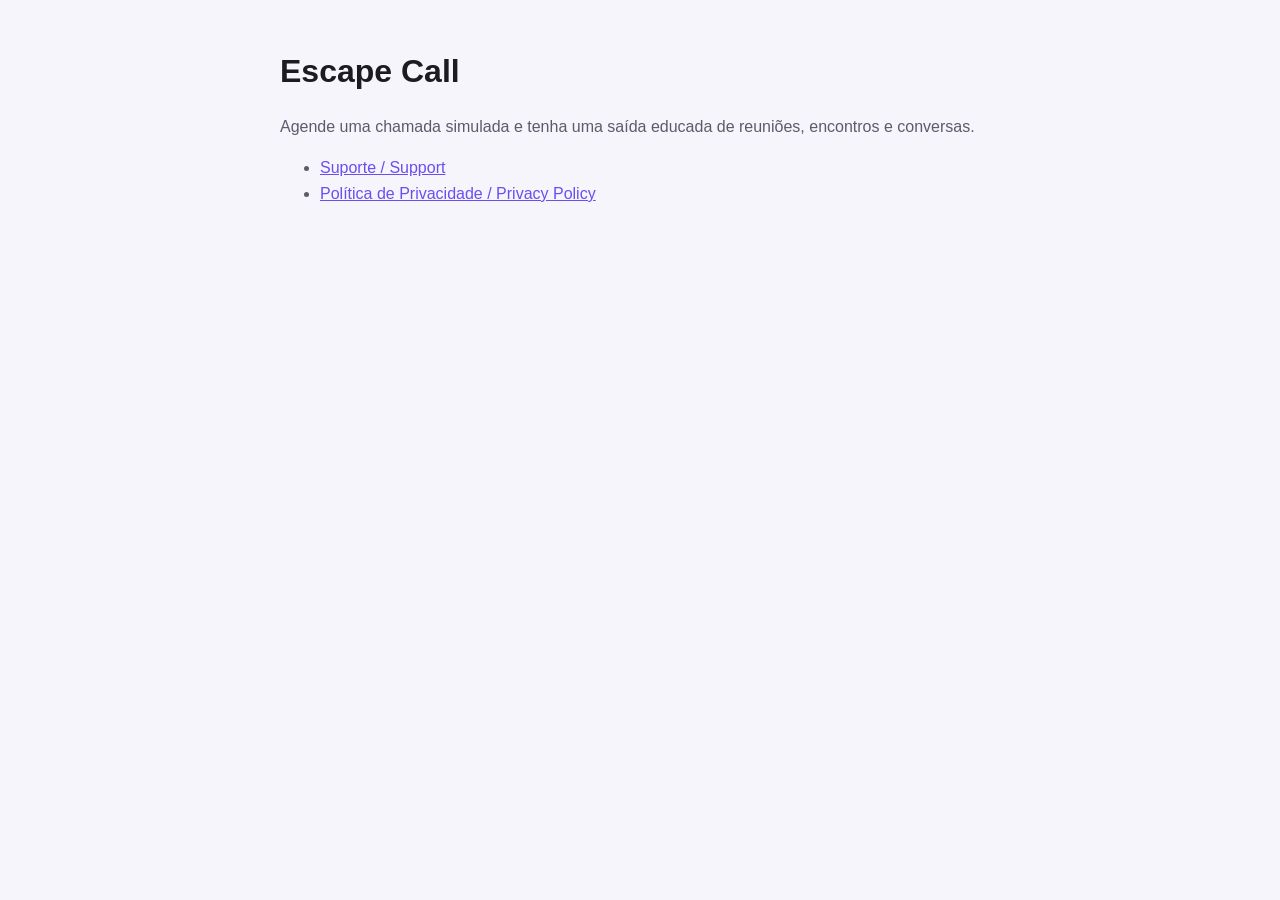
<file: index.html>
<!doctype html><html lang="pt-BR"><head><meta charset="utf-8"><meta name="viewport" content="width=device-width,initial-scale=1">
<title>Escape Call</title><link rel="stylesheet" href="style.css"></head><body><main>
<h1>Escape Call</h1>
<p>Agende uma chamada simulada e tenha uma saída educada de reuniões, encontros e conversas.</p>
<ul><li><a href="support.html">Suporte / Support</a></li><li><a href="privacy.html">Política de Privacidade / Privacy Policy</a></li></ul>
</main></body></html>
</file>
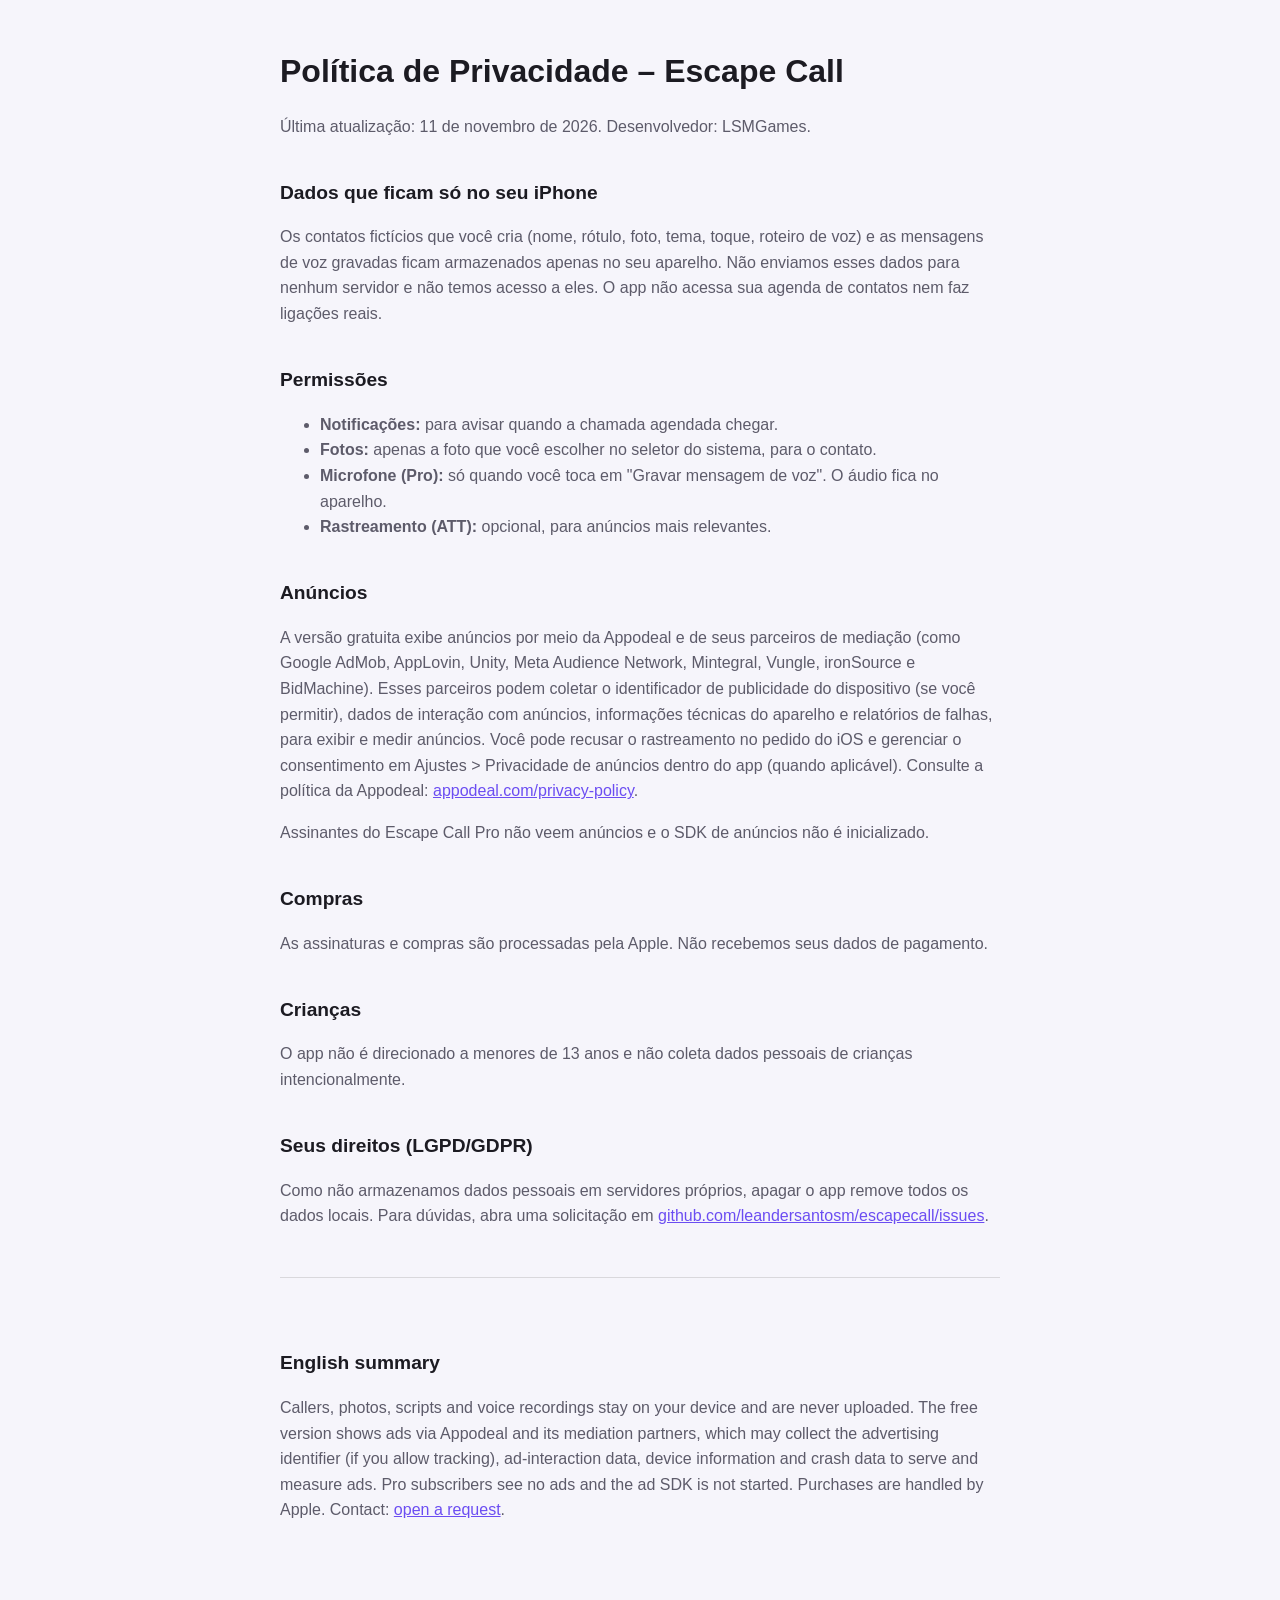
<file: privacy.html>
<!doctype html><html lang="pt-BR"><head><meta charset="utf-8"><meta name="viewport" content="width=device-width,initial-scale=1">
<title>Escape Call – Política de Privacidade</title><link rel="stylesheet" href="style.css"></head><body><main>
<h1>Política de Privacidade – Escape Call</h1>
<p>Última atualização: 11 de novembro de 2026. Desenvolvedor: LSMGames.</p>
<h2>Dados que ficam só no seu iPhone</h2>
<p>Os contatos fictícios que você cria (nome, rótulo, foto, tema, toque, roteiro de voz) e as mensagens de voz gravadas ficam armazenados apenas no seu aparelho. Não enviamos esses dados para nenhum servidor e não temos acesso a eles. O app não acessa sua agenda de contatos nem faz ligações reais.</p>
<h2>Permissões</h2>
<ul><li><b>Notificações:</b> para avisar quando a chamada agendada chegar.</li>
<li><b>Fotos:</b> apenas a foto que você escolher no seletor do sistema, para o contato.</li>
<li><b>Microfone (Pro):</b> só quando você toca em "Gravar mensagem de voz". O áudio fica no aparelho.</li>
<li><b>Rastreamento (ATT):</b> opcional, para anúncios mais relevantes.</li></ul>
<h2>Anúncios</h2>
<p>A versão gratuita exibe anúncios por meio da Appodeal e de seus parceiros de mediação (como Google AdMob, AppLovin, Unity, Meta Audience Network, Mintegral, Vungle, ironSource e BidMachine). Esses parceiros podem coletar o identificador de publicidade do dispositivo (se você permitir), dados de interação com anúncios, informações técnicas do aparelho e relatórios de falhas, para exibir e medir anúncios. Você pode recusar o rastreamento no pedido do iOS e gerenciar o consentimento em Ajustes &gt; Privacidade de anúncios dentro do app (quando aplicável). Consulte a política da Appodeal: <a href="https://appodeal.com/privacy-policy/">appodeal.com/privacy-policy</a>.</p>
<p>Assinantes do Escape Call Pro não veem anúncios e o SDK de anúncios não é inicializado.</p>
<h2>Compras</h2>
<p>As assinaturas e compras são processadas pela Apple. Não recebemos seus dados de pagamento.</p>
<h2>Crianças</h2>
<p>O app não é direcionado a menores de 13 anos e não coleta dados pessoais de crianças intencionalmente.</p>
<h2>Seus direitos (LGPD/GDPR)</h2>
<p>Como não armazenamos dados pessoais em servidores próprios, apagar o app remove todos os dados locais. Para dúvidas, abra uma solicitação em <a href="https://github.com/leandersantosm/escapecall/issues/new">github.com/leandersantosm/escapecall/issues</a>.</p>
<div class="lang"><h2>English summary</h2>
<p>Callers, photos, scripts and voice recordings stay on your device and are never uploaded. The free version shows ads via Appodeal and its mediation partners, which may collect the advertising identifier (if you allow tracking), ad-interaction data, device information and crash data to serve and measure ads. Pro subscribers see no ads and the ad SDK is not started. Purchases are handled by Apple. Contact: <a href="https://github.com/leandersantosm/escapecall/issues/new">open a request</a>.</p></div>
</main></body></html>
</file>
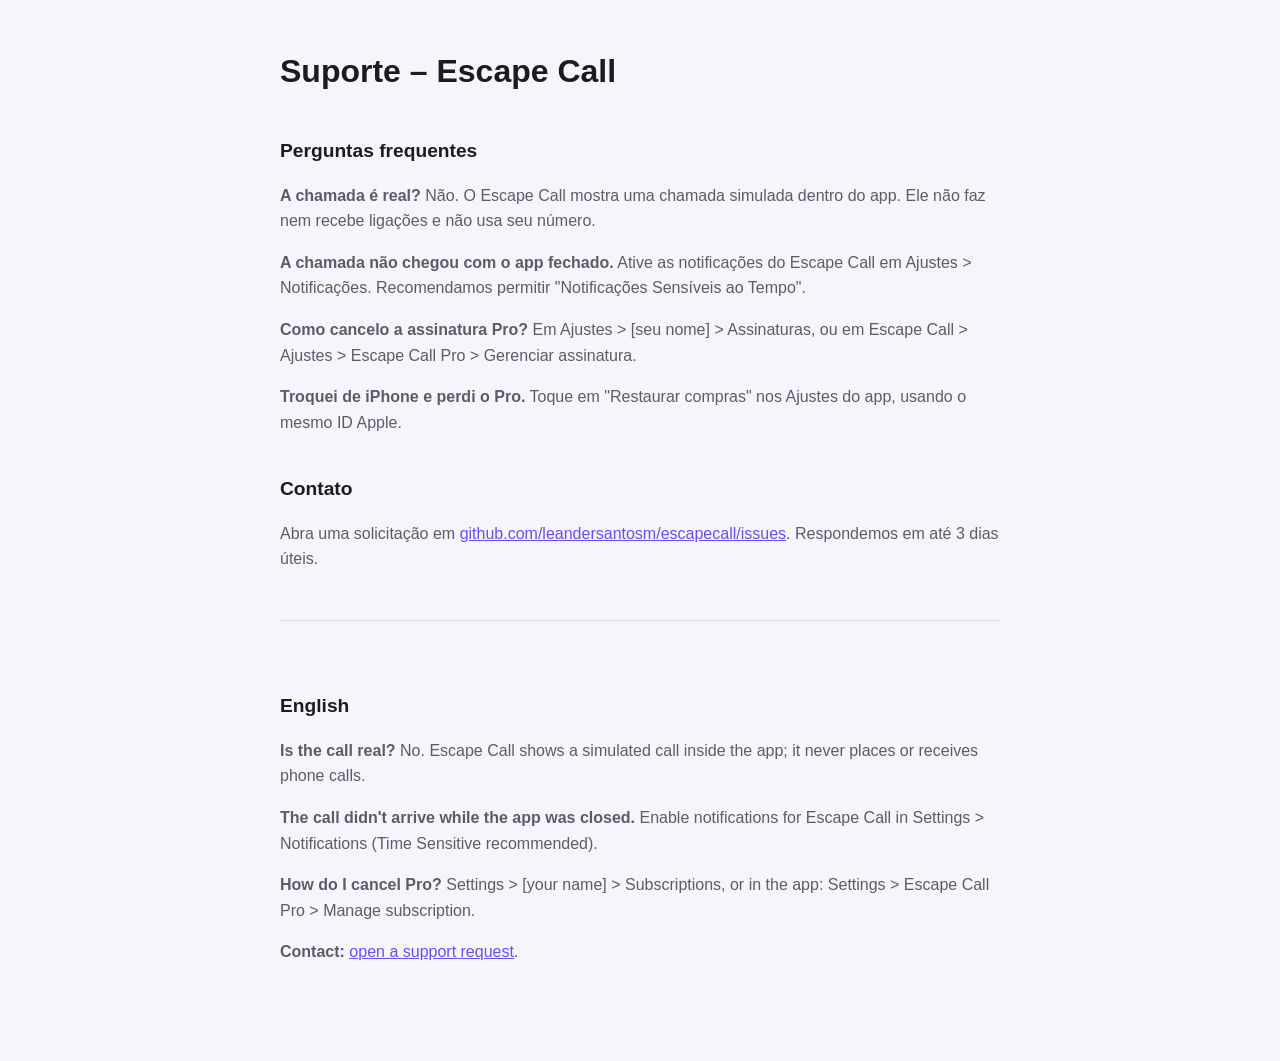
<file: support.html>
<!doctype html><html lang="pt-BR"><head><meta charset="utf-8"><meta name="viewport" content="width=device-width,initial-scale=1">
<title>Escape Call – Suporte</title><link rel="stylesheet" href="style.css"></head><body><main>
<h1>Suporte – Escape Call</h1>
<h2>Perguntas frequentes</h2>
<p><b>A chamada é real?</b> Não. O Escape Call mostra uma chamada simulada dentro do app. Ele não faz nem recebe ligações e não usa seu número.</p>
<p><b>A chamada não chegou com o app fechado.</b> Ative as notificações do Escape Call em Ajustes &gt; Notificações. Recomendamos permitir "Notificações Sensíveis ao Tempo".</p>
<p><b>Como cancelo a assinatura Pro?</b> Em Ajustes &gt; [seu nome] &gt; Assinaturas, ou em Escape Call &gt; Ajustes &gt; Escape Call Pro &gt; Gerenciar assinatura.</p>
<p><b>Troquei de iPhone e perdi o Pro.</b> Toque em "Restaurar compras" nos Ajustes do app, usando o mesmo ID Apple.</p>
<h2>Contato</h2>
<p>Abra uma solicitação em <a href="https://github.com/leandersantosm/escapecall/issues/new">github.com/leandersantosm/escapecall/issues</a>. Respondemos em até 3 dias úteis.</p>
<div class="lang"><h2>English</h2>
<p><b>Is the call real?</b> No. Escape Call shows a simulated call inside the app; it never places or receives phone calls.</p>
<p><b>The call didn't arrive while the app was closed.</b> Enable notifications for Escape Call in Settings &gt; Notifications (Time Sensitive recommended).</p>
<p><b>How do I cancel Pro?</b> Settings &gt; [your name] &gt; Subscriptions, or in the app: Settings &gt; Escape Call Pro &gt; Manage subscription.</p>
<p><b>Contact:</b> <a href="https://github.com/leandersantosm/escapecall/issues/new">open a support request</a>.</p></div>
</main></body></html>
</file>
<file: style.css>
:root{--bg:#f6f5fb;--fg:#1c1b22;--muted:#5d5b6a;--brand:#6b4df2}
@media (prefers-color-scheme:dark){:root{--bg:#121118;--fg:#ecebf3;--muted:#a3a1b3;--brand:#9a85ff}}
body{margin:0;background:var(--bg);color:var(--fg);font:16px/1.6 -apple-system,BlinkMacSystemFont,"Segoe UI",Roboto,sans-serif}
main{max-width:720px;margin:0 auto;padding:40px 20px 80px}
h1{font-size:2rem;margin:.2em 0}h2{font-size:1.2rem;margin-top:2em}
a{color:var(--brand)}p,li{color:var(--muted)}.lang{margin-top:3em;padding-top:2em;border-top:1px solid #8884}
</file>
